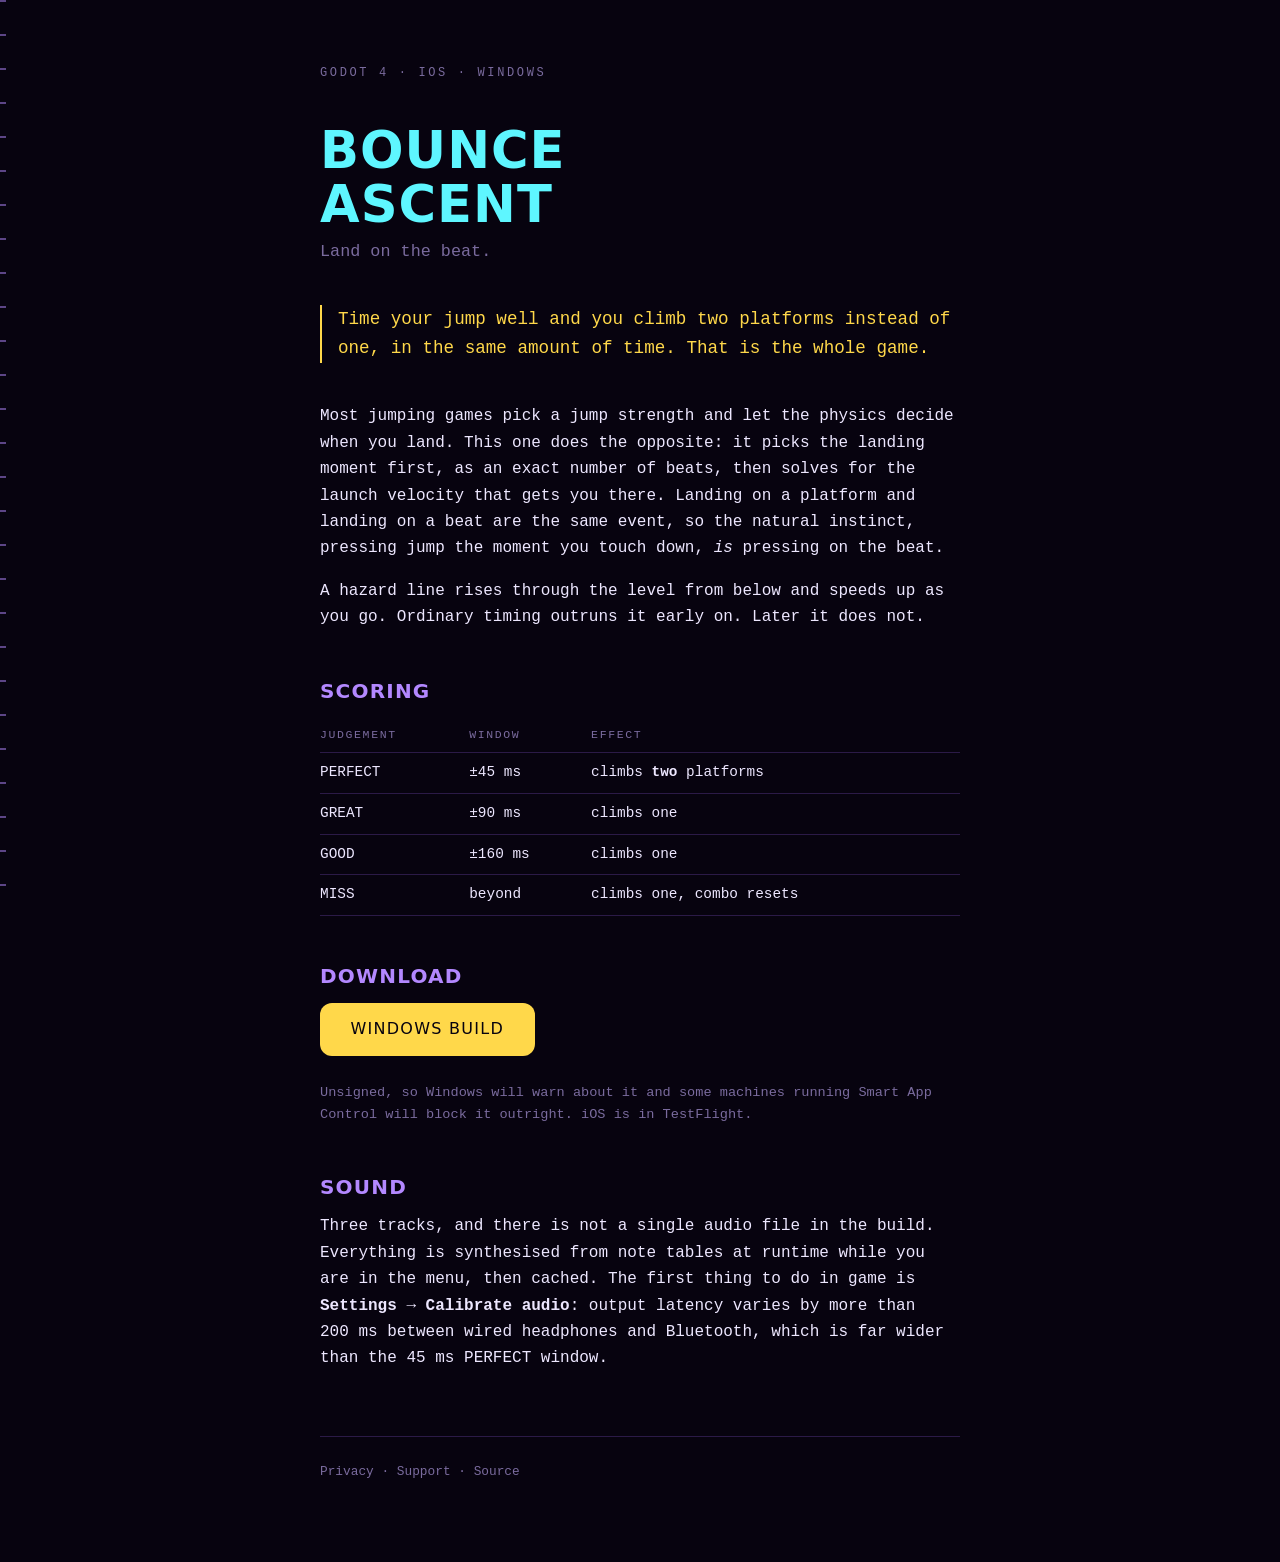
<file: site/index.html>
<!doctype html>
<html lang="en">
<head>
<meta charset="utf-8">
<meta name="viewport" content="width=device-width, initial-scale=1">
<title>Bounce Ascent</title>
<meta name="description" content="A beat-synced vertical climb. Every jump arc is quantised to the music, so landing on a platform and landing on a beat are the same event.">
<link rel="stylesheet" href="style.css">
</head>
<body>
<div class="ruler" aria-hidden="true"></div>
<main>
  <p class="eyebrow">Godot 4 &middot; iOS &middot; Windows</p>
  <h1>Bounce<br>Ascent</h1>
  <p class="hero-sub">Land on the beat.</p>

  <p class="lede">
    Time your jump well and you climb two platforms instead of one, in the same
    amount of time. That is the whole game.
  </p>

  <p>
    Most jumping games pick a jump strength and let the physics decide when you
    land. This one does the opposite: it picks the landing moment first, as an
    exact number of beats, then solves for the launch velocity that gets you
    there. Landing on a platform and landing on a beat are the same event, so
    the natural instinct, pressing jump the moment you touch down, <em>is</em>
    pressing on the beat.
  </p>

  <p>
    A hazard line rises through the level from below and speeds up as you go.
    Ordinary timing outruns it early on. Later it does not.
  </p>

  <h2>Scoring</h2>
  <table>
    <tr><th>Judgement</th><th>Window</th><th>Effect</th></tr>
    <tr><td>PERFECT</td><td>&plusmn;45 ms</td><td>climbs <strong>two</strong> platforms</td></tr>
    <tr><td>GREAT</td><td>&plusmn;90 ms</td><td>climbs one</td></tr>
    <tr><td>GOOD</td><td>&plusmn;160 ms</td><td>climbs one</td></tr>
    <tr><td>MISS</td><td>beyond</td><td>climbs one, combo resets</td></tr>
  </table>

  <h2>Download</h2>
  <p>
    <a class="cta" href="https://github.com/Synthetic-Virus/Bounce-Ascent/releases/latest">Windows build</a>
  </p>
  <p class="note">
    Unsigned, so Windows will warn about it and some machines running Smart App
    Control will block it outright. iOS is in TestFlight.
  </p>

  <h2>Sound</h2>
  <p>
    Three tracks, and there is not a single audio file in the build. Everything
    is synthesised from note tables at runtime while you are in the menu, then
    cached. The first thing to do in game is
    <strong>Settings &rarr; Calibrate audio</strong>: output latency varies by
    more than 200&nbsp;ms between wired headphones and Bluetooth, which is far
    wider than the 45&nbsp;ms PERFECT window.
  </p>

  <footer>
    <a href="privacy/">Privacy</a> &middot;
    <a href="support/">Support</a> &middot;
    <a href="https://github.com/Synthetic-Virus/Bounce-Ascent">Source</a>
  </footer>
</main>
</body>
</html>
</file>
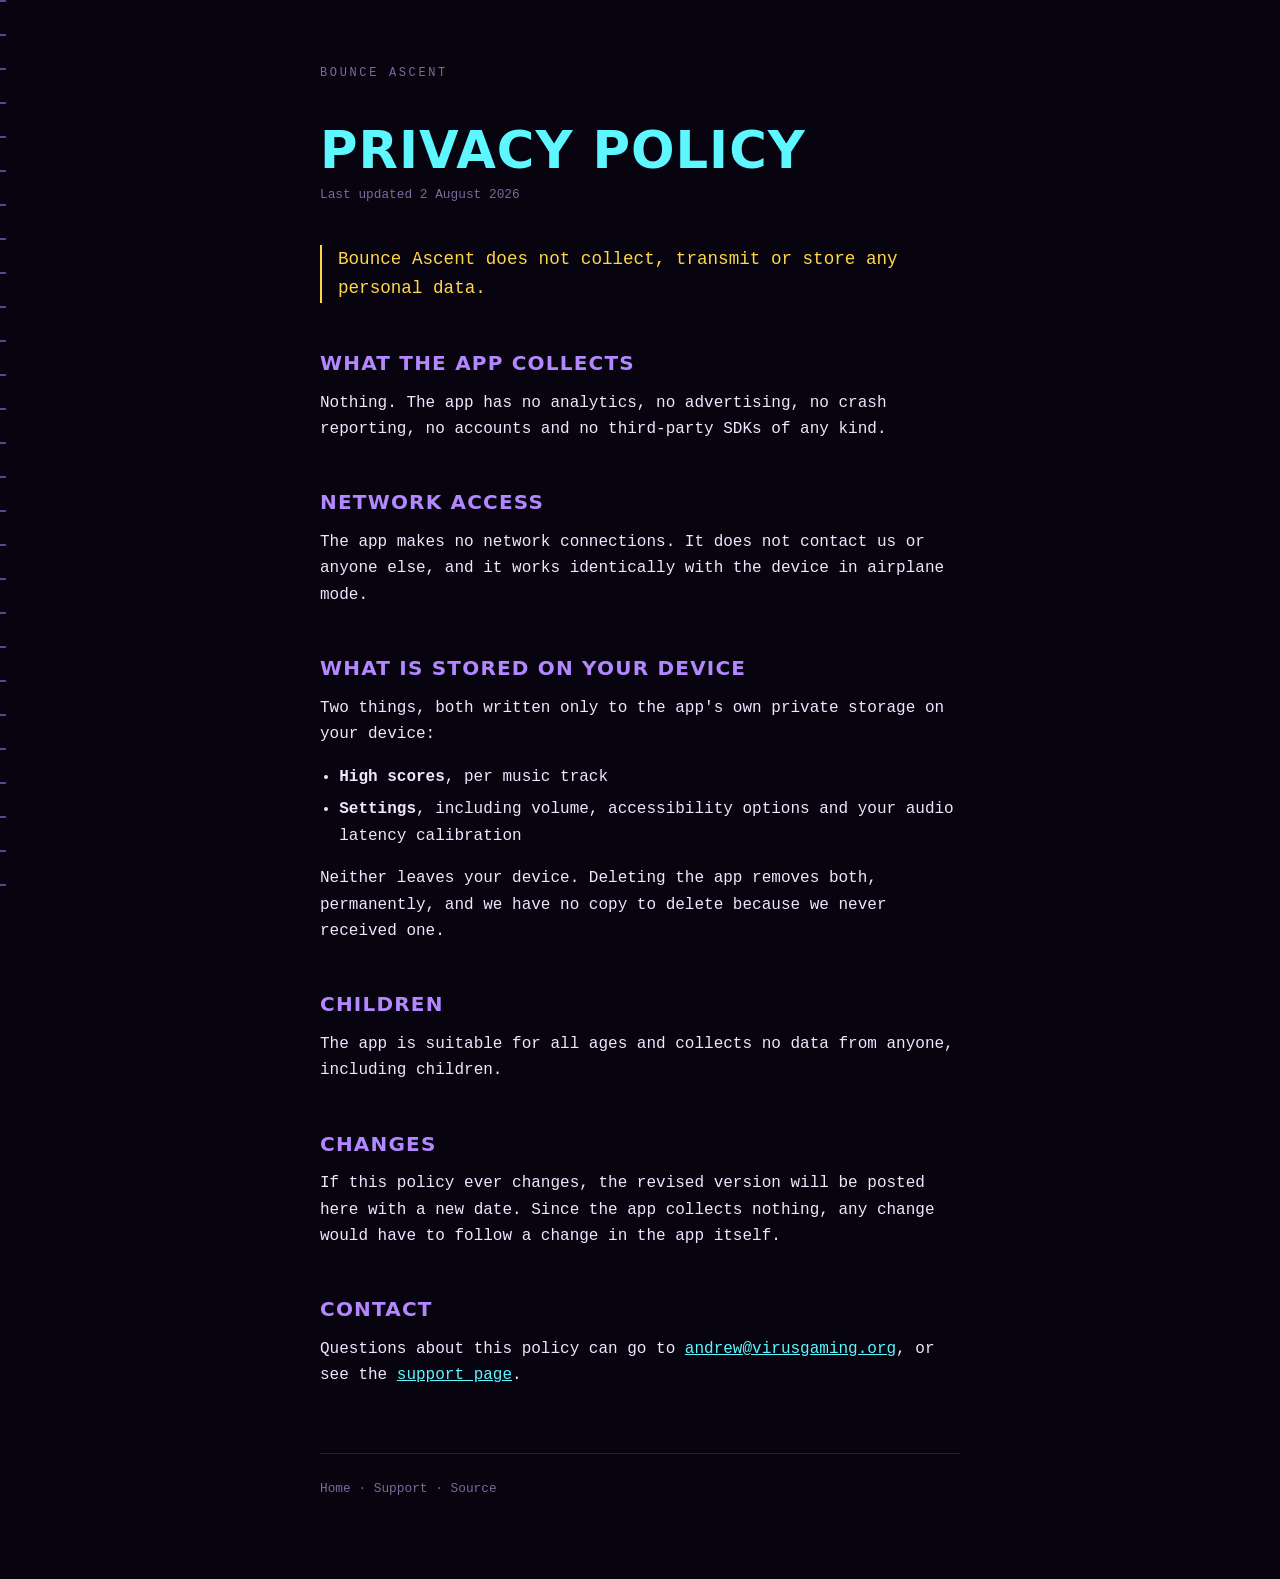
<file: site/privacy/index.html>
<!doctype html>
<html lang="en">
<head>
<meta charset="utf-8">
<meta name="viewport" content="width=device-width, initial-scale=1">
<title>Privacy Policy - Bounce Ascent</title>
<link rel="stylesheet" href="../style.css">
</head>
<body>
<div class="ruler" aria-hidden="true"></div>
<main>
  <p class="eyebrow"><a href="../">Bounce Ascent</a></p>
  <h1>Privacy Policy</h1>
  <p class="updated">Last updated 2 August 2026</p>

  <p class="lede">
    Bounce Ascent does not collect, transmit or store any personal data.
  </p>

  <h2>What the app collects</h2>
  <p>
    Nothing. The app has no analytics, no advertising, no crash reporting, no
    accounts and no third-party SDKs of any kind.
  </p>

  <h2>Network access</h2>
  <p>
    The app makes no network connections. It does not contact us or anyone
    else, and it works identically with the device in airplane mode.
  </p>

  <h2>What is stored on your device</h2>
  <p>
    Two things, both written only to the app's own private storage on your
    device:
  </p>
  <ul>
    <li><strong>High scores</strong>, per music track</li>
    <li><strong>Settings</strong>, including volume, accessibility options and
      your audio latency calibration</li>
  </ul>
  <p>
    Neither leaves your device. Deleting the app removes both, permanently, and
    we have no copy to delete because we never received one.
  </p>

  <h2>Children</h2>
  <p>
    The app is suitable for all ages and collects no data from anyone,
    including children.
  </p>

  <h2>Changes</h2>
  <p>
    If this policy ever changes, the revised version will be posted here with a
    new date. Since the app collects nothing, any change would have to follow a
    change in the app itself.
  </p>

  <h2>Contact</h2>
  <p>
    Questions about this policy can go to
    <a href="mailto:andrew@virusgaming.org">andrew@virusgaming.org</a>, or see
    the <a href="../support/">support page</a>.
  </p>

  <footer>
    <a href="../">Home</a> &middot;
    <a href="../support/">Support</a> &middot;
    <a href="https://github.com/Synthetic-Virus/Bounce-Ascent">Source</a>
  </footer>
</main>
</body>
</html>
</file>
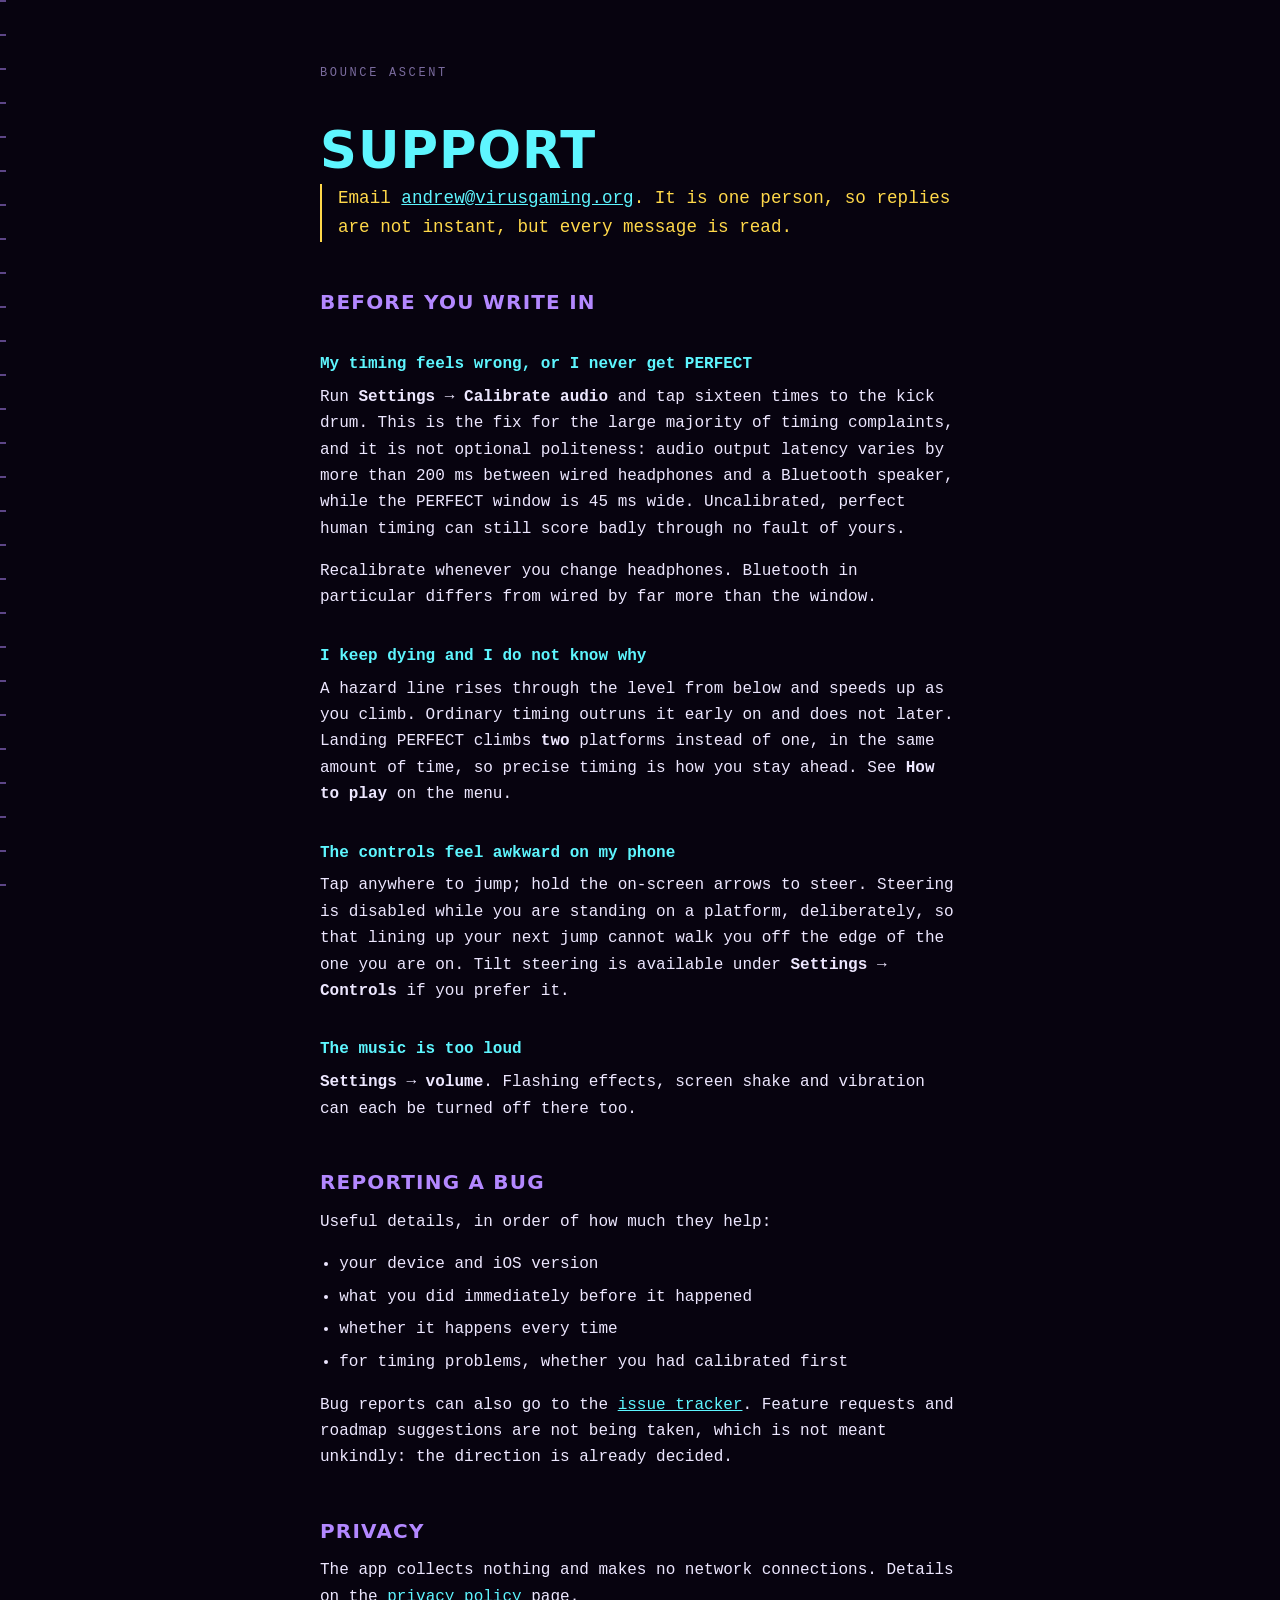
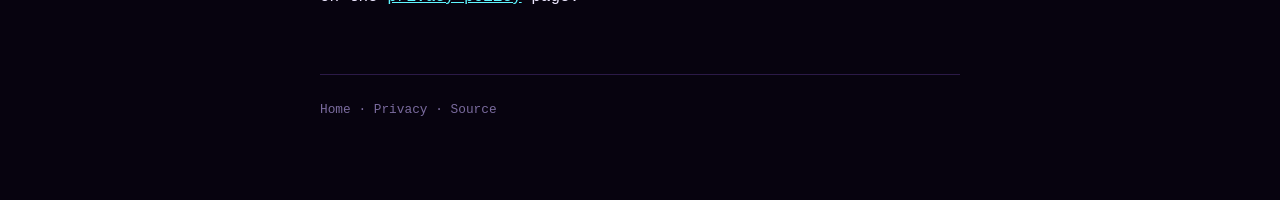
<file: site/support/index.html>
<!doctype html>
<html lang="en">
<head>
<meta charset="utf-8">
<meta name="viewport" content="width=device-width, initial-scale=1">
<title>Support - Bounce Ascent</title>
<link rel="stylesheet" href="../style.css">
</head>
<body>
<div class="ruler" aria-hidden="true"></div>
<main>
  <p class="eyebrow"><a href="../">Bounce Ascent</a></p>
  <h1>Support</h1>

  <p class="lede">
    Email <a href="mailto:andrew@virusgaming.org">andrew@virusgaming.org</a>.
    It is one person, so replies are not instant, but every message is read.
  </p>

  <h2>Before you write in</h2>

  <h3>My timing feels wrong, or I never get PERFECT</h3>
  <p>
    Run <strong>Settings &rarr; Calibrate audio</strong> and tap sixteen times
    to the kick drum. This is the fix for the large majority of timing
    complaints, and it is not optional politeness: audio output latency varies
    by more than 200&nbsp;ms between wired headphones and a Bluetooth speaker,
    while the PERFECT window is 45&nbsp;ms wide. Uncalibrated, perfect human
    timing can still score badly through no fault of yours.
  </p>
  <p>
    Recalibrate whenever you change headphones. Bluetooth in particular differs
    from wired by far more than the window.
  </p>

  <h3>I keep dying and I do not know why</h3>
  <p>
    A hazard line rises through the level from below and speeds up as you
    climb. Ordinary timing outruns it early on and does not later. Landing
    PERFECT climbs <strong>two</strong> platforms instead of one, in the same
    amount of time, so precise timing is how you stay ahead. See
    <strong>How to play</strong> on the menu.
  </p>

  <h3>The controls feel awkward on my phone</h3>
  <p>
    Tap anywhere to jump; hold the on-screen arrows to steer. Steering is
    disabled while you are standing on a platform, deliberately, so that
    lining up your next jump cannot walk you off the edge of the one you are
    on. Tilt steering is available under <strong>Settings &rarr; Controls</strong>
    if you prefer it.
  </p>

  <h3>The music is too loud</h3>
  <p>
    <strong>Settings &rarr; volume</strong>. Flashing effects, screen shake and
    vibration can each be turned off there too.
  </p>

  <h2>Reporting a bug</h2>
  <p>
    Useful details, in order of how much they help:
  </p>
  <ul>
    <li>your device and iOS version</li>
    <li>what you did immediately before it happened</li>
    <li>whether it happens every time</li>
    <li>for timing problems, whether you had calibrated first</li>
  </ul>
  <p>
    Bug reports can also go to the
    <a href="https://github.com/Synthetic-Virus/Bounce-Ascent/issues">issue
    tracker</a>. Feature requests and roadmap suggestions are not being taken,
    which is not meant unkindly: the direction is already decided.
  </p>

  <h2>Privacy</h2>
  <p>
    The app collects nothing and makes no network connections. Details on the
    <a href="../privacy/">privacy policy</a> page.
  </p>

  <footer>
    <a href="../">Home</a> &middot;
    <a href="../privacy/">Privacy</a> &middot;
    <a href="https://github.com/Synthetic-Virus/Bounce-Ascent">Source</a>
  </footer>
</main>
</body>
</html>
</file>
<file: site/style.css>
/* Bounce Ascent site.
 *
 * Palette lifted directly from scripts/ui/ui_kit.gd so the pages read as part
 * of the same product rather than a generic policy template.
 *
 * No web fonts, deliberately. A privacy policy that phones a font CDN on load
 * would contradict its own first sentence, and system stacks render instantly.
 */

:root {
  --bg:      #07030f;
  --panel:   #150b26;
  --edge:    #2b1a47;
  --cyan:    #5ef6ff;
  --violet:  #b388ff;
  --gold:    #ffd84a;
  --text:    #ede7ff;
  --dim:     #7a6b9e;

  --mono: ui-monospace, "SF Mono", Menlo, Consolas, "Cascadia Mono", monospace;
  --sans: "Avenir Next Condensed", "SF Pro Display", "Segoe UI", system-ui, sans-serif;
}

* { box-sizing: border-box; }

body {
  margin: 0;
  padding: 0 1.5rem 5rem;
  background: var(--bg);
  color: var(--text);
  font-family: var(--mono);
  font-size: 16px;
  line-height: 1.65;
  -webkit-text-size-adjust: 100%;
}

/* The beat ruler from the game's HUD, as a static page edge. It is the one
 * decorative element and it is borrowed from the product rather than invented
 * for the website. */
.ruler {
  position: fixed;
  top: 0;
  left: 0;
  width: 6px;
  height: 100%;
  background: repeating-linear-gradient(
    to bottom,
    var(--violet) 0 2px,
    transparent 2px 34px
  );
  opacity: 0.5;
}

main {
  max-width: 40rem;
  margin: 0 auto;
  padding-top: 4rem;
}

.eyebrow {
  font-size: 0.75rem;
  letter-spacing: 0.22em;
  text-transform: uppercase;
  color: var(--dim);
  margin: 0 0 2.5rem;
}
.eyebrow a { color: var(--dim); text-decoration: none; }
.eyebrow a:hover { color: var(--cyan); }

h1 {
  font-family: var(--sans);
  font-size: clamp(2.2rem, 8vw, 3.2rem);
  line-height: 1.05;
  letter-spacing: 0.02em;
  text-transform: uppercase;
  color: var(--cyan);
  margin: 0 0 0.4rem;
}

.updated {
  color: var(--dim);
  font-size: 0.8rem;
  margin: 0 0 2.5rem;
}

.lede {
  font-size: 1.1rem;
  color: var(--gold);
  border-left: 2px solid var(--gold);
  padding-left: 1rem;
  margin: 0 0 2.5rem;
}

h2 {
  font-family: var(--sans);
  font-size: 1.25rem;
  letter-spacing: 0.06em;
  text-transform: uppercase;
  color: var(--violet);
  margin: 2.75rem 0 0.6rem;
}

h3 {
  font-size: 1rem;
  color: var(--cyan);
  margin: 2rem 0 0.4rem;
  font-weight: 600;
}

p { margin: 0 0 1rem; }

ul { margin: 0 0 1rem; padding-left: 1.2rem; }
li { margin-bottom: 0.4rem; }

strong { color: var(--text); font-weight: 600; }

a { color: var(--cyan); }
a:hover { color: var(--gold); }

footer {
  margin-top: 4rem;
  padding-top: 1.5rem;
  border-top: 1px solid var(--edge);
  color: var(--dim);
  font-size: 0.8rem;
}
footer a { color: var(--dim); text-decoration: none; }
footer a:hover { color: var(--cyan); }

/* Home page bits */
.hero-sub {
  font-size: 1.05rem;
  color: var(--dim);
  margin: 0 0 2.5rem;
}

.cta {
  display: inline-block;
  background: var(--gold);
  color: var(--bg);
  font-family: var(--sans);
  letter-spacing: 0.08em;
  text-transform: uppercase;
  font-size: 1rem;
  padding: 0.85rem 1.9rem;
  border-radius: 12px;
  text-decoration: none;
  margin-bottom: 0.6rem;
}
.cta:hover { background: #fff; color: var(--bg); }

.note { font-size: 0.85rem; color: var(--dim); }

table {
  width: 100%;
  border-collapse: collapse;
  margin: 0 0 1.5rem;
  font-size: 0.9rem;
}
th, td {
  text-align: left;
  padding: 0.5rem 0.75rem 0.5rem 0;
  border-bottom: 1px solid var(--edge);
}
th { color: var(--dim); font-weight: 400; text-transform: uppercase; font-size: 0.72rem; letter-spacing: 0.14em; }

@media (max-width: 480px) {
  body { padding: 0 1.1rem 4rem; }
  main { padding-top: 2.5rem; }
}
</file>
